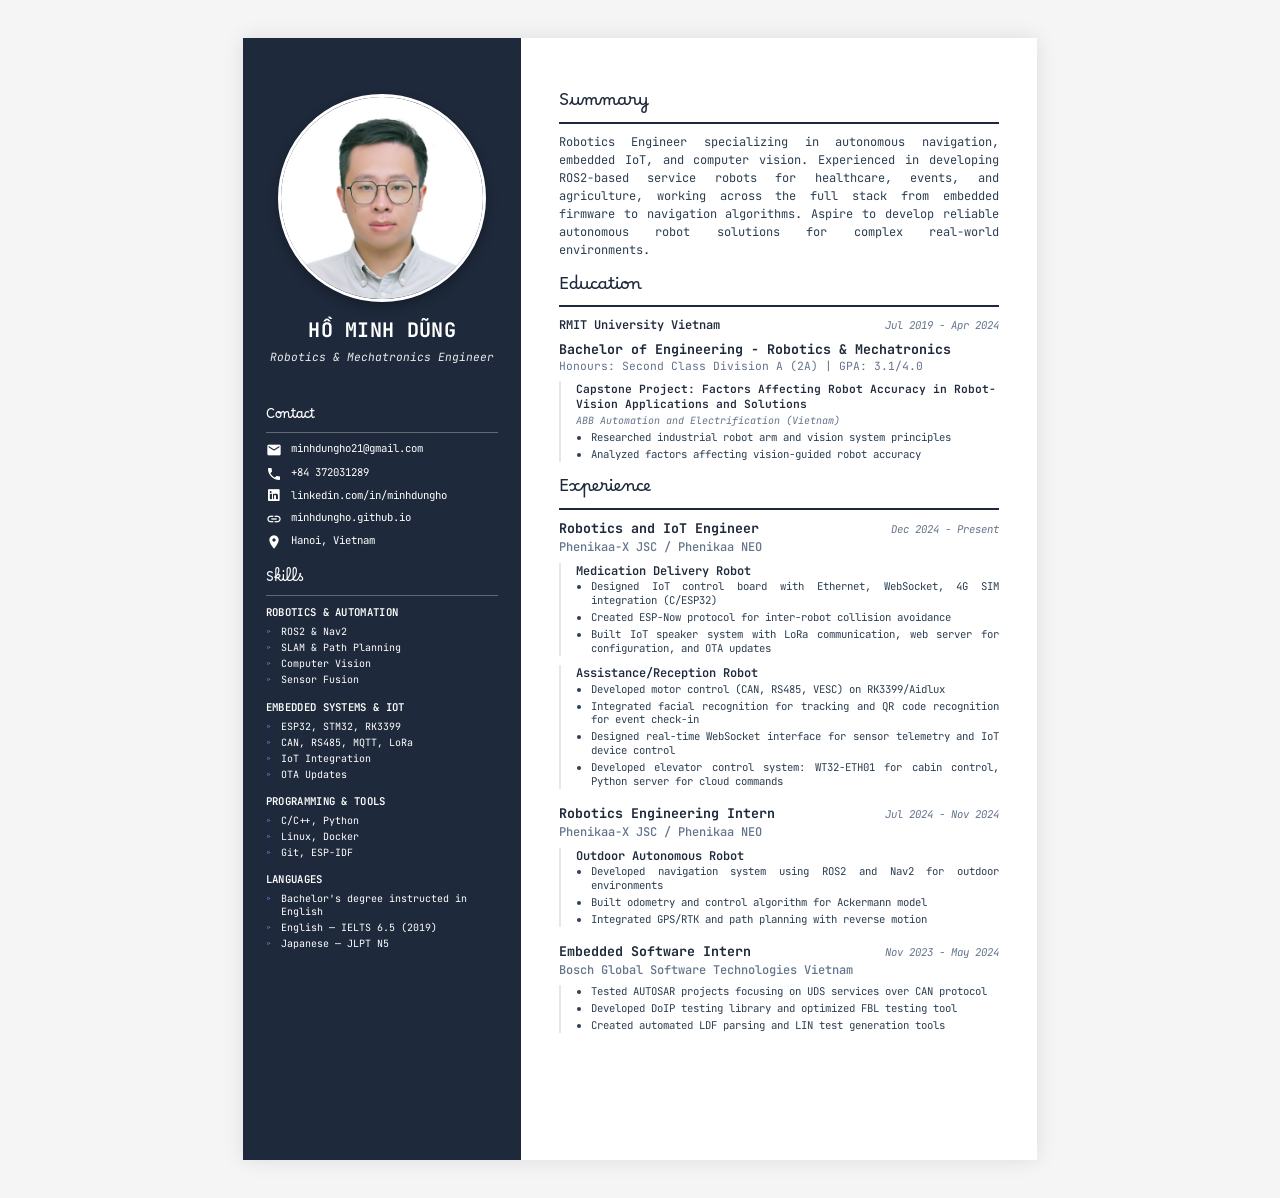
<file: pdf/cv_en.html>
<!DOCTYPE html>
<html lang="en">
<head>
    <meta charset="UTF-8">
    <meta name="viewport" content="width=device-width, initial-scale=1.0">
    <title>Hồ Minh Dũng - CV</title>
    <link rel="preconnect" href="https://fonts.googleapis.com">
    <link rel="preconnect" href="https://fonts.gstatic.com" crossorigin>
    <link href="https://fonts.googleapis.com/css2?family=JetBrains+Mono:wght@400;500;600;700&family=Borel&family=Material+Icons&display=swap" rel="stylesheet">
    <link rel="stylesheet" href="https://cdnjs.cloudflare.com/ajax/libs/font-awesome/6.4.0/css/all.min.css">
    <style>
        @page {
            size: A4;
            margin: 0;
        }

        * {
            margin: 0;
            padding: 0;
            box-sizing: border-box;
        }

        body {
            font-family: 'JetBrains Mono', monospace;
            font-size: 9pt;
            line-height: 1.35;
            color: #2c3e50;
            background: #f5f5f5;
        }

        .page {
            width: 210mm;
            height: 297mm;
            margin: 10mm auto;
            background: white;
            display: grid;
            grid-template-columns: 35% 65%;
            box-shadow: 0 0 20px rgba(0,0,0,0.1);
            overflow: hidden;
        }

        .material-icons {
            font-family: 'Material Icons';
            font-size: 12pt;
        }

        .fab, .fas {
            font-size: 10pt;
        }

        /* ==================== SIDEBAR ==================== */
        .sidebar {
            background: #1e293b;
            color: white;
            padding: 15mm 6mm 10mm 6mm;
        }

        .profile-section {
            text-align: center;
            margin-bottom: 12mm;
        }

        .profile-photo {
            width: 55mm;
            height: 55mm;
            border-radius: 50%;
            overflow: hidden;
            border: 3px solid white;
            margin: 0 auto 4mm auto;
            box-shadow: 0 4px 12px rgba(0,0,0,0.3);
            flex-shrink: 0;
        }

        .profile-photo img {
            width: 100%;
            height: 100%;
            object-fit: cover;
            object-position: center;
        }

        .profile-name {
            font-size: 15pt;
            font-weight: 700;
            margin-bottom: 1.5mm;
            letter-spacing: 0.3px;
        }

        .profile-title {
            font-size: 8.5pt;
            font-weight: 400;
            opacity: 0.9;
            font-style: italic;
            line-height: 1.3;
        }

        .sidebar-section {
            margin-bottom: 6mm;
        }

        .sidebar-section-title {
            font-family: 'Borel', cursive;
            font-size: 10pt;
            font-weight: 400;
            margin-bottom: 2.5mm;
            padding-bottom: 1mm;
            border-bottom: 1px solid rgba(255,255,255,0.3);
        }

        .summary-sidebar {
            font-size: 8pt;
            line-height: 1.4;
            text-align: justify;
        }

        .contact-item {
            display: flex;
            align-items: flex-start;
            gap: 2.5mm;
            margin-bottom: 2mm;
            font-size: 8pt;
            line-height: 1.3;
        }

        .contact-icon {
            flex-shrink: 0;
            width: 12pt;
            display: flex;
            align-items: center;
            justify-content: center;
        }

        .contact-item a {
            color: white;
            text-decoration: none;
            word-break: break-word;
        }

        .contact-item a:hover {
            opacity: 0.8;
        }

        .skill-category {
            margin-bottom: 3.5mm;
        }

        .skill-category-title {
            font-size: 8pt;
            font-weight: 600;
            margin-bottom: 1.5mm;
            text-transform: uppercase;
            letter-spacing: 0.3px;
        }

        .skill-category ul {
            list-style: none;
            padding-left: 0;
        }

        .skill-category li {
            font-size: 7.5pt;
            margin-bottom: 0.8mm;
            padding-left: 4mm;
            position: relative;
            line-height: 1.3;
        }

        .skill-category li::before {
            content: '▹';
            position: absolute;
            left: 0;
            color: #60a5fa;
            font-weight: bold;
        }

        /* ==================== MAIN CONTENT ==================== */
        .main-content {
            padding: 15mm 10mm 10mm 10mm;
            overflow: hidden;
        }

        .main-section {
            margin-bottom: 5mm;
        }

        .section-title {
            font-family: 'Borel', cursive;
            font-size: 13pt;
            color: #1e293b;
            margin-bottom: 2.5mm;
            padding-bottom: 1mm;
            border-bottom: 2px solid #1e293b;
            font-weight: 400;
        }

        .summary-text {
            font-size: 9pt;
            line-height: 1.5;
            text-align: justify;
            color: #2c3e50;
        }

        /* Education */
        .edu-item {
            margin-bottom: 4mm;
        }

        .edu-header {
            display: flex;
            justify-content: space-between;
            align-items: baseline;
            margin-bottom: 1mm;
        }

        .edu-degree {
            font-size: 10pt;
            font-weight: 700;
            color: #1e293b;
        }

        .edu-date {
            font-size: 8pt;
            color: #64748b;
            font-style: italic;
        }

        .edu-school {
            font-size: 9pt;
            font-weight: 600;
            color: #1e293b;
            margin-bottom: 1mm;
        }

        .edu-details {
            font-size: 8.5pt;
            color: #64748b;
            margin-bottom: 1.5mm;
        }

        .capstone-section {
            margin-top: 2mm;
            padding-left: 4mm;
            border-left: 2px solid #e2e8f0;
        }

        .capstone-title {
            font-size: 8.5pt;
            font-weight: 600;
            color: #1e293b;
            margin-bottom: 0.5mm;
        }

        .capstone-org {
            font-size: 7.5pt;
            color: #64748b;
            font-style: italic;
            margin-bottom: 1mm;
        }

        .capstone-section ul {
            margin-left: 4mm;
        }

        .capstone-section li {
            font-size: 8pt;
            margin-bottom: 0.8mm;
            line-height: 1.3;
            text-align: justify;
        }

        /* Experience */
        .exp-item {
            margin-bottom: 4mm;
        }

        .exp-item:last-child {
            margin-bottom: 0;
        }

        .exp-header {
            margin-bottom: 1.5mm;
        }

        .exp-title-row {
            display: flex;
            justify-content: space-between;
            align-items: baseline;
            margin-bottom: 0.5mm;
        }

        .exp-position {
            font-size: 10pt;
            font-weight: 700;
            color: #1e293b;
        }

        .exp-date {
            font-size: 8pt;
            color: #64748b;
            font-style: italic;
        }

        .exp-company {
            font-size: 9pt;
            font-weight: 500;
            color: #64748b;
        }

        .exp-projects {
            margin-top: 2mm;
        }

        .exp-project-item {
            margin-bottom: 2.5mm;
            padding-left: 4mm;
            border-left: 2px solid #e2e8f0;
        }

        .exp-project-title {
            font-size: 9pt;
            font-weight: 600;
            color: #1e293b;
            margin-bottom: 0.4mm;
        }

        .exp-project-subtitle {
            font-size: 7.5pt;
            color: #64748b;
            font-style: italic;
            margin-bottom: 1mm;
        }

        .exp-project-item ul {
            margin-left: 4mm;
            margin-top: 0;
        }

        .exp-project-item li {
            font-size: 8pt;
            margin-bottom: 0.8mm;
            line-height: 1.3;
            text-align: justify;
            word-wrap: break-word;
            overflow-wrap: break-word;
        }

        .exp-regular ul {
            margin-left: 4mm;
            margin-top: 1.5mm;
        }

        .exp-regular li {
            font-size: 8pt;
            margin-bottom: 0.8mm;
            line-height: 1.3;
            text-align: justify;
        }

        /* Print styles */
        @media print {
            body {
                background: white;
            }
            
            .page {
                margin: 0;
                box-shadow: none;
            }
        }
    </style>
</head>
<body>
    <div class="page">
        <!-- SIDEBAR -->
        <div class="sidebar">
            <!-- Profile -->
            <div class="profile-section">
                <div class="profile-photo">
                    <img src="../images/profile.jpg" alt="Profile Photo">
                </div>
                <div class="profile-name">HỒ MINH DŨNG</div>
                <div class="profile-title">Robotics & Mechatronics Engineer</div>
            </div>

            <!-- Contact -->
            <div class="sidebar-section">
                <div class="sidebar-section-title">Contact</div>
                <div class="contact-item">
                    <span class="material-icons contact-icon">email</span>
                    <a href="mailto:minhdungho21@gmail.com">minhdungho21@gmail.com</a>
                </div>
                <div class="contact-item">
                    <span class="material-icons contact-icon">phone</span>
                    <a href="tel:+84372031289">+84 372031289</a>
                </div>
                <div class="contact-item">
                    <i class="fab fa-linkedin contact-icon"></i>
                    <a href="https://www.linkedin.com/in/minhdungho" target="_blank">linkedin.com/in/minhdungho</a>
                </div>
                <div class="contact-item">
                    <span class="material-icons contact-icon">link</span>
                    <a href="https://minhdungho.github.io" target="_blank">minhdungho.github.io</a>
                </div>
                <div class="contact-item">
                    <span class="material-icons contact-icon">location_on</span>
                    <div>Hanoi, Vietnam</div>
                </div>
            </div>

            <!-- Skills -->
            <div class="sidebar-section">
                <div class="sidebar-section-title">Skills</div>
                
                <div class="skill-category">
                    <div class="skill-category-title">Robotics & Automation</div>
                    <ul>
                        <li>ROS2 & Nav2</li>
                        <li>SLAM & Path Planning</li>
                        <li>Computer Vision</li>
                        <li>Sensor Fusion</li>
                    </ul>
                </div>

                <div class="skill-category">
                    <div class="skill-category-title">Embedded Systems & IoT</div>
                    <ul>
                        <li>ESP32, STM32, RK3399</li>
                        <li>CAN, RS485, MQTT, LoRa</li>
                        <li>IoT Integration</li>
                        <li>OTA Updates</li>
                    </ul>
                </div>

                <div class="skill-category">
                    <div class="skill-category-title">Programming & Tools</div>
                    <ul>
                        <li>C/C++, Python</li>
                        <li>Linux, Docker</li>
                        <li>Git, ESP-IDF</li>
                    </ul>
                </div>

                <div class="skill-category">
                    <div class="skill-category-title">Languages</div>
                    <ul>
                        <li>Bachelor's degree instructed in English</li>
                        <li>English — IELTS 6.5 (2019)</li>
                        <li>Japanese — JLPT N5</li>
                    </ul>
                </div>
            </div>
        </div>

        <!-- MAIN CONTENT -->
        <div class="main-content">
            <!-- Summary -->
            <div class="main-section">
                <div class="section-title">Summary</div>
                <p class="summary-text">Robotics Engineer specializing in autonomous navigation, embedded IoT, and computer vision. Experienced in developing ROS2-based service robots for healthcare, events, and agriculture, working across the full stack from embedded firmware to navigation algorithms. Aspire to develop reliable autonomous robot solutions for complex real-world environments.</p>
            </div>

            <!-- Education -->
            <div class="main-section">
                <div class="section-title">Education</div>
                
                <div class="edu-item">
                    <div class="edu-header">
                        <div class="edu-school">RMIT University Vietnam</div>
                        <div class="edu-date">Jul 2019 - Apr 2024</div>
                    </div>
                    <div class="edu-degree">Bachelor of Engineering - Robotics & Mechatronics</div>
                    <div class="edu-details">Honours: Second Class Division A (2A) | GPA: 3.1/4.0</div>
                    
                    <div class="capstone-section">
                        <div class="capstone-title">Capstone Project: Factors Affecting Robot Accuracy in Robot-Vision Applications and Solutions</div>
                        <div class="capstone-org">ABB Automation and Electrification (Vietnam)</div>
                        <ul>
                            <li>Researched industrial robot arm and vision system principles</li>
                            <li>Analyzed factors affecting vision-guided robot accuracy</li>
                        </ul>
                    </div>
                </div>
            </div>

            <!-- Experience -->
            <div class="main-section">
                <div class="section-title">Experience</div>
                
                <!-- Phenikaa Full-time -->
                <div class="exp-item">
                    <div class="exp-header">
                        <div class="exp-title-row">
                            <div class="exp-position">Robotics and IoT Engineer</div>
                            <div class="exp-date">Dec 2024 - Present</div>
                        </div>
                        <div class="exp-company">Phenikaa-X JSC / Phenikaa NEO</div>
                    </div>
                    
                    <div class="exp-projects">
                        <div class="exp-project-item">
                            <div class="exp-project-title">Medication Delivery Robot</div>
                            <ul>
                                <li>Designed IoT control board with Ethernet, WebSocket, 4G SIM integration (C/ESP32)</li>
                                <li>Created ESP-Now protocol for inter-robot collision avoidance</li>
                                <li>Built IoT speaker system with LoRa communication, web server for configuration, and OTA updates</li>
                            </ul>
                        </div>

                        <div class="exp-project-item">
                            <div class="exp-project-title">Assistance/Reception Robot</div>
                            <ul>
                                <li>Developed motor control (CAN, RS485, VESC) on RK3399/Aidlux</li>
                                <li>Integrated facial recognition for tracking and QR code recognition for event check-in</li>
                                <li>Designed real-time WebSocket interface for sensor telemetry and IoT device control</li>
                                <li>Developed elevator control system: WT32-ETH01 for cabin control, Python server for cloud commands</li>
                            </ul>
                        </div>
                    </div>
                </div>

                <!-- Phenikaa Intern -->
                <div class="exp-item">
                    <div class="exp-header">
                        <div class="exp-title-row">
                            <div class="exp-position">Robotics Engineering Intern</div>
                            <div class="exp-date">Jul 2024 - Nov 2024</div>
                        </div>
                        <div class="exp-company">Phenikaa-X JSC / Phenikaa NEO</div>
                    </div>
                    
                    <div class="exp-projects">
                        <div class="exp-project-item">
                            <div class="exp-project-title">Outdoor Autonomous Robot</div>
                            <ul>
                                <li>Developed navigation system using ROS2 and Nav2 for outdoor environments</li>
                                <li>Built odometry and control algorithm for Ackermann model</li>
                                <li>Integrated GPS/RTK and path planning with reverse motion</li>
                            </ul>
                        </div>
                    </div>
                </div>

                <!-- Bosch -->
                <div class="exp-item">
                    <div class="exp-header">
                        <div class="exp-title-row">
                            <div class="exp-position">Embedded Software Intern</div>
                            <div class="exp-date">Nov 2023 - May 2024</div>
                        </div>
                        <div class="exp-company">Bosch Global Software Technologies Vietnam</div>
                    </div>
                    
                    <div class="exp-projects">
                        <div class="exp-project-item">
                            <ul>
                                <li>Tested AUTOSAR projects focusing on UDS services over CAN protocol</li>
                                <li>Developed DoIP testing library and optimized FBL testing tool</li>
                                <li>Created automated LDF parsing and LIN test generation tools</li>
                            </ul>
                        </div>
                    </div>
                </div>
            </div>
        </div>
    </div>
</body>
</html>
</file>
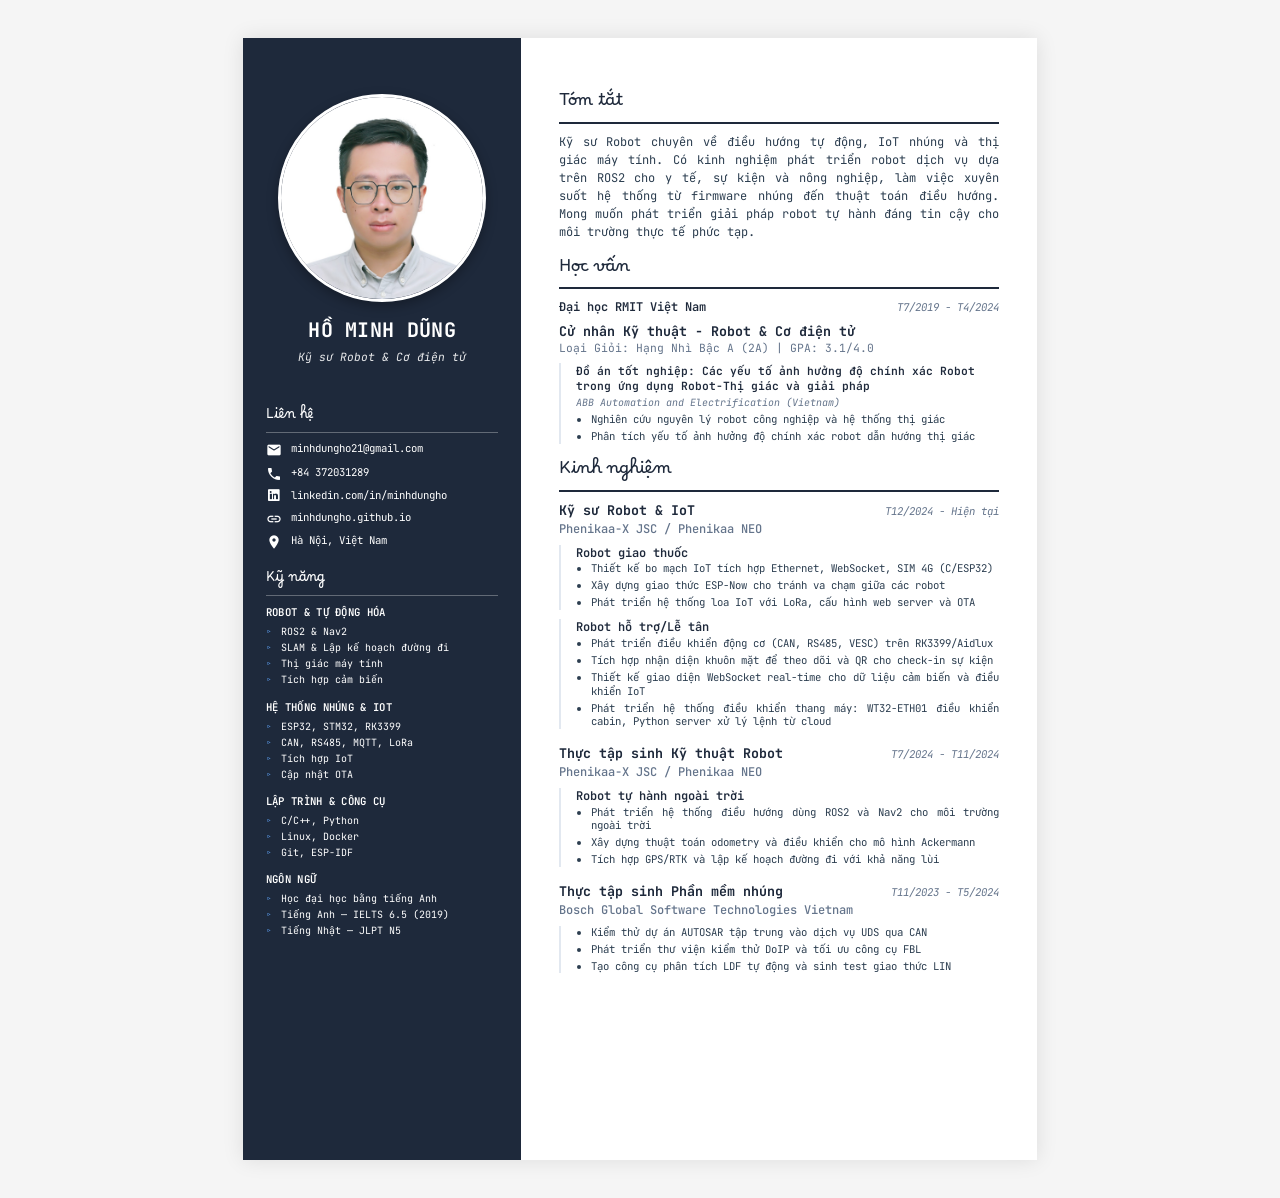
<file: pdf/cv_vi.html>
<!DOCTYPE html>
<html lang="vi">
<head>
    <meta charset="UTF-8">
    <meta name="viewport" content="width=device-width, initial-scale=1.0">
    <title>Hồ Minh Dũng - CV</title>
    <link rel="preconnect" href="https://fonts.googleapis.com">
    <link rel="preconnect" href="https://fonts.gstatic.com" crossorigin>
    <link href="https://fonts.googleapis.com/css2?family=JetBrains+Mono:wght@400;500;600;700&family=Borel&family=Material+Icons&display=swap" rel="stylesheet">
    <link rel="stylesheet" href="https://cdnjs.cloudflare.com/ajax/libs/font-awesome/6.4.0/css/all.min.css">
    <style>
        @page {
            size: A4;
            margin: 0;
        }

        * {
            margin: 0;
            padding: 0;
            box-sizing: border-box;
        }

        body {
            font-family: 'JetBrains Mono', monospace;
            font-size: 9pt;
            line-height: 1.35;
            color: #2c3e50;
            background: #f5f5f5;
        }

        .page {
            width: 210mm;
            height: 297mm;
            margin: 10mm auto;
            background: white;
            display: grid;
            grid-template-columns: 35% 65%;
            box-shadow: 0 0 20px rgba(0,0,0,0.1);
            overflow: hidden;
        }

        .material-icons {
            font-family: 'Material Icons';
            font-size: 12pt;
        }

        .fab, .fas {
            font-size: 10pt;
        }

        /* ==================== SIDEBAR ==================== */
        .sidebar {
            background: #1e293b;
            color: white;
            padding: 15mm 6mm 10mm 6mm;
        }

        .profile-section {
            text-align: center;
            margin-bottom: 12mm;
        }

        .profile-photo {
            width: 55mm;
            height: 55mm;
            border-radius: 50%;
            overflow: hidden;
            border: 3px solid white;
            margin: 0 auto 4mm auto;
            box-shadow: 0 4px 12px rgba(0,0,0,0.3);
            flex-shrink: 0;
        }

        .profile-photo img {
            width: 100%;
            height: 100%;
            object-fit: cover;
            object-position: center;
        }

        .profile-name {
            font-size: 15pt;
            font-weight: 700;
            margin-bottom: 1.5mm;
            letter-spacing: 0.3px;
        }

        .profile-title {
            font-size: 8.5pt;
            font-weight: 400;
            opacity: 0.9;
            font-style: italic;
            line-height: 1.3;
        }

        .sidebar-section {
            margin-bottom: 6mm;
        }

        .sidebar-section-title {
            font-family: 'Borel', cursive;
            font-size: 10pt;
            font-weight: 400;
            margin-bottom: 2.5mm;
            padding-bottom: 1mm;
            border-bottom: 1px solid rgba(255,255,255,0.3);
        }

        .summary-sidebar {
            font-size: 8pt;
            line-height: 1.4;
            text-align: justify;
        }

        .contact-item {
            display: flex;
            align-items: flex-start;
            gap: 2.5mm;
            margin-bottom: 2mm;
            font-size: 8pt;
            line-height: 1.3;
        }

        .contact-icon {
            flex-shrink: 0;
            width: 12pt;
            display: flex;
            align-items: center;
            justify-content: center;
        }

        .contact-item a {
            color: white;
            text-decoration: none;
            word-break: break-word;
        }

        .contact-item a:hover {
            opacity: 0.8;
        }

        .skill-category {
            margin-bottom: 3.5mm;
        }

        .skill-category-title {
            font-size: 8pt;
            font-weight: 600;
            margin-bottom: 1.5mm;
            text-transform: uppercase;
            letter-spacing: 0.3px;
        }

        .skill-category ul {
            list-style: none;
            padding-left: 0;
        }

        .skill-category li {
            font-size: 7.5pt;
            margin-bottom: 0.8mm;
            padding-left: 4mm;
            position: relative;
            line-height: 1.3;
        }

        .skill-category li::before {
            content: '▹';
            position: absolute;
            left: 0;
            color: #60a5fa;
            font-weight: bold;
        }

        /* ==================== MAIN CONTENT ==================== */
        .main-content {
            padding: 15mm 10mm 10mm 10mm;
            overflow: hidden;
        }

        .main-section {
            margin-bottom: 5mm;
        }

        .section-title {
            font-family: 'Borel', cursive;
            font-size: 13pt;
            color: #1e293b;
            margin-bottom: 2.5mm;
            padding-bottom: 1mm;
            border-bottom: 2px solid #1e293b;
            font-weight: 400;
        }

        .summary-text {
            font-size: 9pt;
            line-height: 1.5;
            text-align: justify;
            color: #2c3e50;
        }

        /* Education */
        .edu-item {
            margin-bottom: 4mm;
        }

        .edu-header {
            display: flex;
            justify-content: space-between;
            align-items: baseline;
            margin-bottom: 1mm;
        }

        .edu-degree {
            font-size: 10pt;
            font-weight: 700;
            color: #1e293b;
        }

        .edu-date {
            font-size: 8pt;
            color: #64748b;
            font-style: italic;
        }

        .edu-school {
            font-size: 9pt;
            font-weight: 600;
            color: #1e293b;
            margin-bottom: 1mm;
        }

        .edu-details {
            font-size: 8.5pt;
            color: #64748b;
            margin-bottom: 1.5mm;
        }

        .capstone-section {
            margin-top: 2mm;
            padding-left: 4mm;
            border-left: 2px solid #e2e8f0;
        }

        .capstone-title {
            font-size: 8.5pt;
            font-weight: 600;
            color: #1e293b;
            margin-bottom: 0.5mm;
        }

        .capstone-org {
            font-size: 7.5pt;
            color: #64748b;
            font-style: italic;
            margin-bottom: 1mm;
        }

        .capstone-section ul {
            margin-left: 4mm;
        }

        .capstone-section li {
            font-size: 8pt;
            margin-bottom: 0.8mm;
            line-height: 1.3;
            text-align: justify;
        }

        /* Experience */
        .exp-item {
            margin-bottom: 4mm;
        }

        .exp-item:last-child {
            margin-bottom: 0;
        }

        .exp-header {
            margin-bottom: 1.5mm;
        }

        .exp-title-row {
            display: flex;
            justify-content: space-between;
            align-items: baseline;
            margin-bottom: 0.5mm;
        }

        .exp-position {
            font-size: 10pt;
            font-weight: 700;
            color: #1e293b;
        }

        .exp-date {
            font-size: 8pt;
            color: #64748b;
            font-style: italic;
        }

        .exp-company {
            font-size: 9pt;
            font-weight: 500;
            color: #64748b;
        }

        .exp-projects {
            margin-top: 2mm;
        }

        .exp-project-item {
            margin-bottom: 2.5mm;
            padding-left: 4mm;
            border-left: 2px solid #e2e8f0;
        }

        .exp-project-title {
            font-size: 9pt;
            font-weight: 600;
            color: #1e293b;
            margin-bottom: 0.4mm;
        }

        .exp-project-subtitle {
            font-size: 7.5pt;
            color: #64748b;
            font-style: italic;
            margin-bottom: 1mm;
        }

        .exp-project-item ul {
            margin-left: 4mm;
            margin-top: 0;
        }

        .exp-project-item li {
            font-size: 8pt;
            margin-bottom: 0.8mm;
            line-height: 1.3;
            text-align: justify;
            word-wrap: break-word;
            overflow-wrap: break-word;
        }

        .exp-regular ul {
            margin-left: 4mm;
            margin-top: 1.5mm;
        }

        .exp-regular li {
            font-size: 8pt;
            margin-bottom: 0.8mm;
            line-height: 1.3;
            text-align: justify;
        }

        /* Print styles */
        @media print {
            body {
                background: white;
            }
            
            .page {
                margin: 0;
                box-shadow: none;
            }
        }
    </style>
</head>
<body>
    <div class="page">
        <!-- SIDEBAR -->
        <div class="sidebar">
            <!-- Profile -->
            <div class="profile-section">
                <div class="profile-photo">
                    <img src="../images/profile.jpg" alt="Ảnh hồ sơ">
                </div>
                <div class="profile-name">HỒ MINH DŨNG</div>
                <div class="profile-title">Kỹ sư Robot & Cơ điện tử</div>
            </div>

            <!-- Contact -->
            <div class="sidebar-section">
                <div class="sidebar-section-title">Liên hệ</div>
                <div class="contact-item">
                    <span class="material-icons contact-icon">email</span>
                    <a href="mailto:minhdungho21@gmail.com">minhdungho21@gmail.com</a>
                </div>
                <div class="contact-item">
                    <span class="material-icons contact-icon">phone</span>
                    <a href="tel:+84372031289">+84 372031289</a>
                </div>
                <div class="contact-item">
                    <i class="fab fa-linkedin contact-icon"></i>
                    <a href="https://www.linkedin.com/in/minhdungho" target="_blank">linkedin.com/in/minhdungho</a>
                </div>
                <div class="contact-item">
                    <span class="material-icons contact-icon">link</span>
                    <a href="https://minhdungho.github.io" target="_blank">minhdungho.github.io</a>
                </div>
                <div class="contact-item">
                    <span class="material-icons contact-icon">location_on</span>
                    <div>Hà Nội, Việt Nam</div>
                </div>
            </div>

            <!-- Skills -->
            <div class="sidebar-section">
                <div class="sidebar-section-title">Kỹ năng</div>
                
                <div class="skill-category">
                    <div class="skill-category-title">Robot & Tự động hóa</div>
                    <ul>
                        <li>ROS2 & Nav2</li>
                        <li>SLAM & Lập kế hoạch đường đi</li>
                        <li>Thị giác máy tính</li>
                        <li>Tích hợp cảm biến</li>
                    </ul>
                </div>

                <div class="skill-category">
                    <div class="skill-category-title">Hệ thống nhúng & IoT</div>
                    <ul>
                        <li>ESP32, STM32, RK3399</li>
                        <li>CAN, RS485, MQTT, LoRa</li>
                        <li>Tích hợp IoT</li>
                        <li>Cập nhật OTA</li>
                    </ul>
                </div>

                <div class="skill-category">
                    <div class="skill-category-title">Lập trình & Công cụ</div>
                    <ul>
                        <li>C/C++, Python</li>
                        <li>Linux, Docker</li>
                        <li>Git, ESP-IDF</li>
                    </ul>
                </div>

                <div class="skill-category">
                    <div class="skill-category-title">Ngôn ngữ</div>
                    <ul>
                        <li>Học đại học bằng tiếng Anh</li>
                        <li>Tiếng Anh — IELTS 6.5 (2019)</li>
                        <li>Tiếng Nhật — JLPT N5</li>
                    </ul>
                </div>
            </div>
        </div>

        <!-- MAIN CONTENT -->
        <div class="main-content">
            <!-- Summary -->
            <div class="main-section">
                <div class="section-title">Tóm tắt</div>
                <p class="summary-text">Kỹ sư Robot chuyên về điều hướng tự động, IoT nhúng và thị giác máy tính. Có kinh nghiệm phát triển robot dịch vụ dựa trên ROS2 cho y tế, sự kiện và nông nghiệp, làm việc xuyên suốt hệ thống từ firmware nhúng đến thuật toán điều hướng. Mong muốn phát triển giải pháp robot tự hành đáng tin cậy cho môi trường thực tế phức tạp.</p>
            </div>

            <!-- Education -->
            <div class="main-section">
                <div class="section-title">Học vấn</div>
                
                <div class="edu-item">
                    <div class="edu-header">
                        <div class="edu-school">Đại học RMIT Việt Nam</div>
                        <div class="edu-date">T7/2019 - T4/2024</div>
                    </div>
                    <div class="edu-degree">Cử nhân Kỹ thuật - Robot & Cơ điện tử</div>
                    <div class="edu-details">Loại Giỏi: Hạng Nhì Bậc A (2A) | GPA: 3.1/4.0</div>
                    
                    <div class="capstone-section">
                        <div class="capstone-title">Đồ án tốt nghiệp: Các yếu tố ảnh hưởng độ chính xác Robot trong ứng dụng Robot-Thị giác và giải pháp</div>
                        <div class="capstone-org">ABB Automation and Electrification (Vietnam)</div>
                        <ul>
                            <li>Nghiên cứu nguyên lý robot công nghiệp và hệ thống thị giác</li>
                            <li>Phân tích yếu tố ảnh hưởng độ chính xác robot dẫn hướng thị giác</li>
                        </ul>
                    </div>
                </div>
            </div>

            <!-- Experience -->
            <div class="main-section">
                <div class="section-title">Kinh nghiệm</div>
                
                <!-- Phenikaa Full-time -->
                <div class="exp-item">
                    <div class="exp-header">
                        <div class="exp-title-row">
                            <div class="exp-position">Kỹ sư Robot & IoT</div>
                            <div class="exp-date">T12/2024 - Hiện tại</div>
                        </div>
                        <div class="exp-company">Phenikaa-X JSC / Phenikaa NEO</div>
                    </div>
                    
                    <div class="exp-projects">
                        <div class="exp-project-item">
                            <div class="exp-project-title">Robot giao thuốc</div>
                            <ul>
                                <li>Thiết kế bo mạch IoT tích hợp Ethernet, WebSocket, SIM 4G (C/ESP32)</li>
                                <li>Xây dựng giao thức ESP-Now cho tránh va chạm giữa các robot</li>
                                <li>Phát triển hệ thống loa IoT với LoRa, cấu hình web server và OTA</li>
                            </ul>
                        </div>

                        <div class="exp-project-item">
                            <div class="exp-project-title">Robot hỗ trợ/Lễ tân</div>
                            <ul>
                                <li>Phát triển điều khiển động cơ (CAN, RS485, VESC) trên RK3399/Aidlux</li>
                                <li>Tích hợp nhận diện khuôn mặt để theo dõi và QR cho check-in sự kiện</li>
                                <li>Thiết kế giao diện WebSocket real-time cho dữ liệu cảm biến và điều khiển IoT</li>
                                <li>Phát triển hệ thống điều khiển thang máy: WT32-ETH01 điều khiển cabin, Python server xử lý lệnh từ cloud</li>
                            </ul>
                        </div>
                    </div>
                </div>

                <!-- Phenikaa Intern -->
                <div class="exp-item">
                    <div class="exp-header">
                        <div class="exp-title-row">
                            <div class="exp-position">Thực tập sinh Kỹ thuật Robot</div>
                            <div class="exp-date">T7/2024 - T11/2024</div>
                        </div>
                        <div class="exp-company">Phenikaa-X JSC / Phenikaa NEO</div>
                    </div>
                    
                    <div class="exp-projects">
                        <div class="exp-project-item">
                            <div class="exp-project-title">Robot tự hành ngoài trời</div>
                            <ul>
                                <li>Phát triển hệ thống điều hướng dùng ROS2 và Nav2 cho môi trường ngoài trời</li>
                                <li>Xây dựng thuật toán odometry và điều khiển cho mô hình Ackermann</li>
                                <li>Tích hợp GPS/RTK và lập kế hoạch đường đi với khả năng lùi</li>
                            </ul>
                        </div>
                    </div>
                </div>

                <!-- Bosch -->
                <div class="exp-item">
                    <div class="exp-header">
                        <div class="exp-title-row">
                            <div class="exp-position">Thực tập sinh Phần mềm nhúng</div>
                            <div class="exp-date">T11/2023 - T5/2024</div>
                        </div>
                        <div class="exp-company">Bosch Global Software Technologies Vietnam</div>
                    </div>
                    
                    <div class="exp-projects">
                        <div class="exp-project-item">
                            <ul>
                                <li>Kiểm thử dự án AUTOSAR tập trung vào dịch vụ UDS qua CAN</li>
                                <li>Phát triển thư viện kiểm thử DoIP và tối ưu công cụ FBL</li>
                                <li>Tạo công cụ phân tích LDF tự động và sinh test giao thức LIN</li>
                            </ul>
                        </div>
                    </div>
                </div>
            </div>
        </div>
    </div>
</body>
</html>
</file>
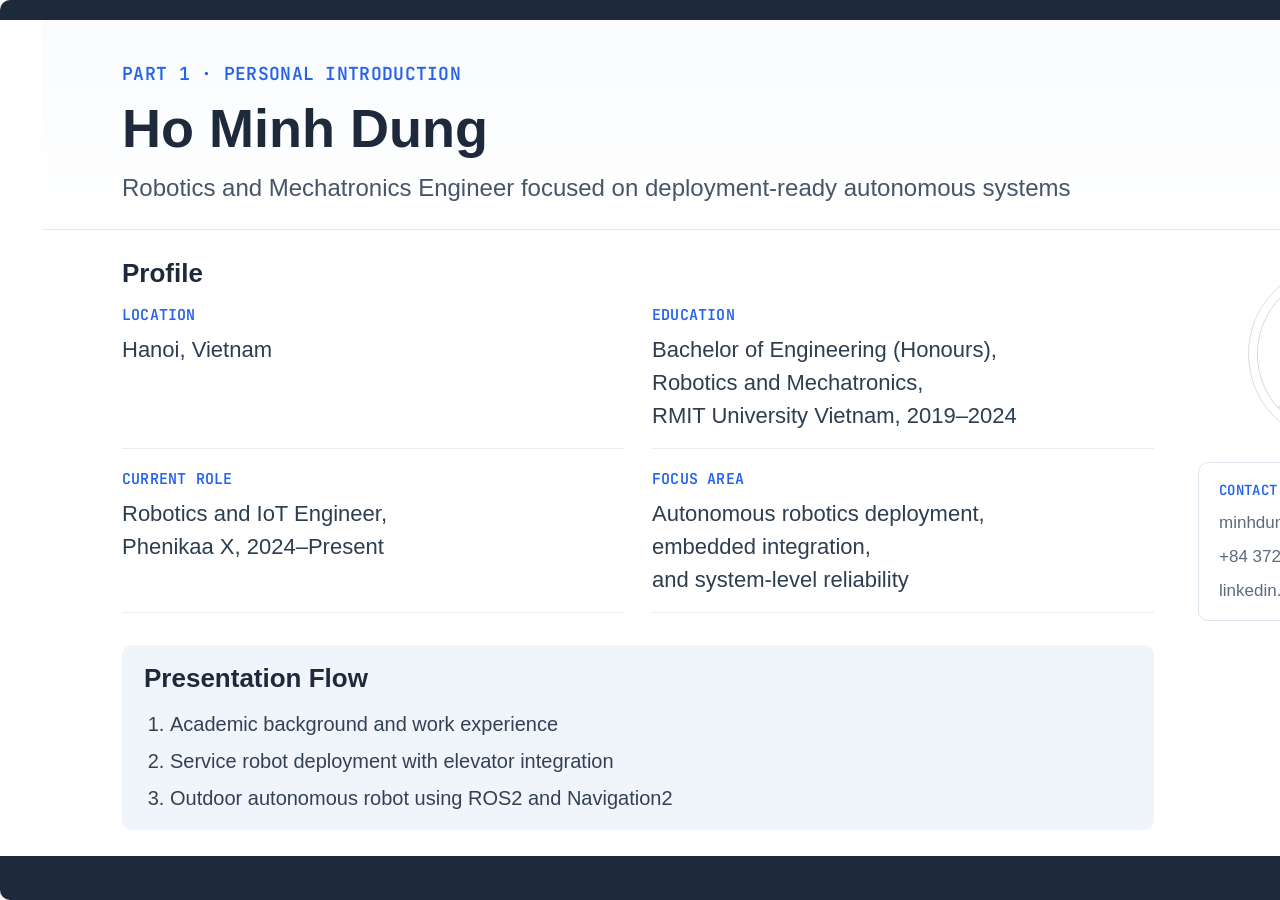
<file: slide/slide_1.html>
<!DOCTYPE html>
<html lang="en">
<head>
	<meta charset="UTF-8">
	<meta name="viewport" content="width=device-width, initial-scale=1.0">
	<title>Slide 1 - Introduction</title>
	<link rel="preconnect" href="https://fonts.googleapis.com">
	<link rel="preconnect" href="https://fonts.gstatic.com" crossorigin>
	<link href="https://fonts.googleapis.com/css2?family=JetBrains+Mono:wght@400;500;600&display=swap" rel="stylesheet">
	<link rel="stylesheet" href="slide_style.css">
</head>
<body>
	<main class="deck">
		<section class="slide slide-intro">
			<div class="slide-frame">
				<header class="slide-header">
					<p class="section">Part 1 · Personal Introduction</p>
					<h1>Ho Minh Dung</h1>
					<p class="header-subtitle">Robotics and Mechatronics Engineer focused on deployment-ready autonomous systems</p>
				</header>

				<div class="slide-body">
					<div class="intro-main">
						<section class="content-section">
							<h2>Profile</h2>
							<div class="info-grid">
								<div class="info-item">
									<p class="label">Location</p>
									<p class="value">Hanoi, Vietnam</p>
								</div>
								<div class="info-item">
									<p class="label">Education</p>
									<p class="value">Bachelor of Engineering (Honours),<br>Robotics and Mechatronics,<br>RMIT University Vietnam, 2019–2024</p>
								</div>
								<div class="info-item">
									<p class="label">Current Role</p>
									<p class="value">Robotics and IoT Engineer,<br>Phenikaa X, 2024–Present</p>
								</div>
								<div class="info-item">
									<p class="label">Focus Area</p>
									<p class="value">Autonomous robotics deployment,<br>embedded integration,<br>and system-level reliability</p>
								</div>
							</div>
						</section>

						<section class="content-section scope-section">
							<h2>Presentation Flow</h2>
							<ol class="scope-list">
								<li>Academic background and work experience</li>
								<li>Service robot deployment with elevator integration</li>
								<li>Outdoor autonomous robot using ROS2 and Navigation2</li>
							</ol>
						</section>
					</div>

					<aside class="intro-side">
						<div class="portrait-wrap">
							<img src="../images/profile.jpg" alt="Portrait of Ho Minh Dung">
						</div>
						<div class="contact-panel">
							<p class="contact-label">Contact</p>
							<p class="contact">minhdungho21@gmail.com</p>
							<p class="contact">+84 372 031 289</p>
							<p class="contact">linkedin.com/in/minhdungho</p>
						</div>
					</aside>
				</div>

				<footer class="slide-footer">
					<p class="page-number">01 / 07</p>
				</footer>
			</div>
		</section>
	</main>
</body>
</html>
</file>
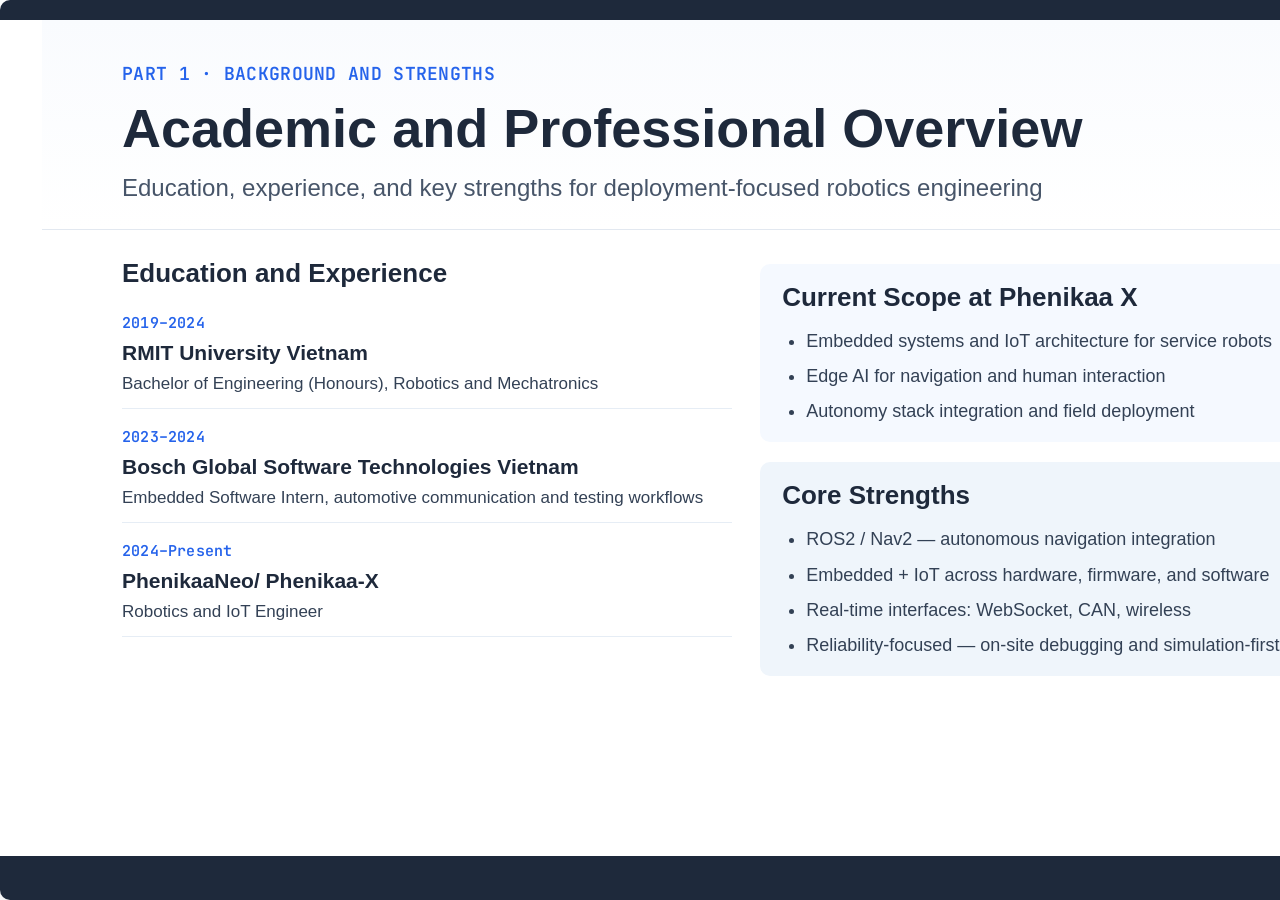
<file: slide/slide_2.html>
<!DOCTYPE html>
<html lang="en">
<head>
	<meta charset="UTF-8">
	<meta name="viewport" content="width=device-width, initial-scale=1.0">
	<title>Slide 2 - Background and Experience</title>
	<link rel="preconnect" href="https://fonts.googleapis.com">
	<link rel="preconnect" href="https://fonts.gstatic.com" crossorigin>
	<link href="https://fonts.googleapis.com/css2?family=JetBrains+Mono:wght@400;500;600&display=swap" rel="stylesheet">
	<link rel="stylesheet" href="slide_style.css">
</head>
<body>
	<main class="deck">
		<section class="slide slide-intro slide-background">
			<div class="slide-frame">
				<header class="slide-header">
					<p class="section">Part 1 · Background and Strengths</p>
					<h1>Academic and Professional Overview</h1>
					<p class="header-subtitle">Education, experience, and key strengths for deployment-focused robotics engineering</p>
				</header>

				<div class="slide-body bg-body">
					<div class="bg-left">
						<section class="content-section">
							<h2>Education and Experience</h2>
							<div class="timeline-list">
								<article class="timeline-row">
									<p class="timeline-period">2019–2024</p>
									<div class="timeline-detail">
										<h3>RMIT University Vietnam</h3>
										<p>Bachelor of Engineering (Honours), Robotics and Mechatronics</p>
									</div>
								</article>
								<article class="timeline-row">
									<p class="timeline-period">2023–2024</p>
									<div class="timeline-detail">
										<h3>Bosch Global Software Technologies Vietnam</h3>
										<p>Embedded Software Intern, automotive communication and testing workflows</p>
									</div>
								</article>
								<article class="timeline-row">
									<p class="timeline-period">2024–Present</p>
									<div class="timeline-detail">
										<h3>PhenikaaNeo/ Phenikaa-X</h3>
										<p>Robotics and IoT Engineer</p>
									</div>
								</article>
							</div>
						</section>
					</div>

					<div class="bg-right">
						<section class="content-section scope-section responsibility-section">
							<h2>Current Scope at Phenikaa X</h2>
							<ul class="strength-list">
							<li>Embedded systems and IoT architecture for service robots</li>
							<li>Edge AI for navigation and human interaction</li>
							<li>Autonomy stack integration and field deployment</li>
							</ul>
						</section>

						<section class="content-section scope-section">
							<h2>Core Strengths</h2>
							<ul class="strength-list">
							<li>ROS2 / Nav2 — autonomous navigation integration</li>
							<li>Embedded + IoT across hardware, firmware, and software</li>
							<li>Real-time interfaces: WebSocket, CAN, wireless</li>
							<li>Reliability-focused — on-site debugging and simulation-first testing</li>
							</ul>
						</section>
					</div>
				</div>

				<footer class="slide-footer">
					<p class="page-number">02 / 07</p>
				</footer>
			</div>
		</section>
	</main>
</body>
</html>
</file>
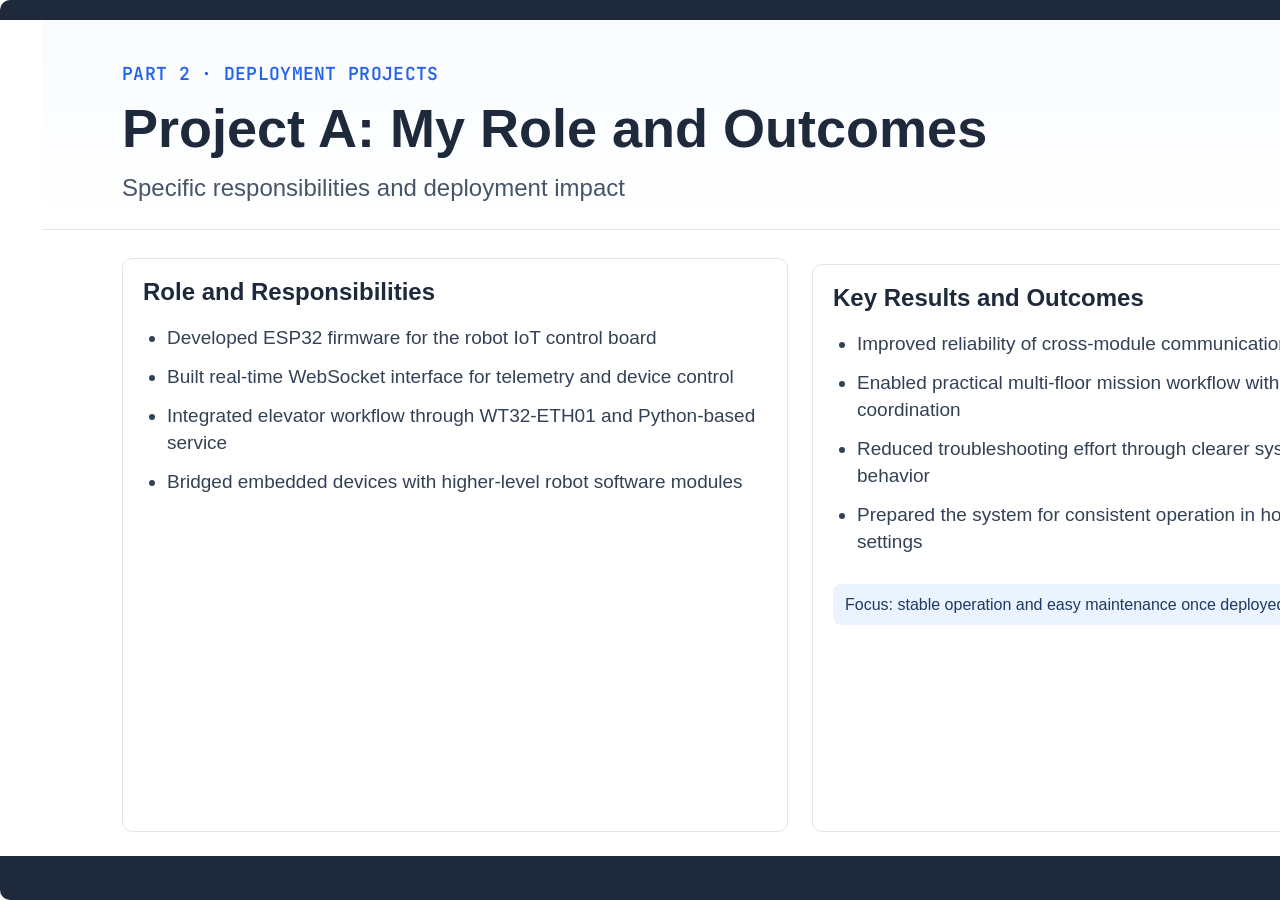
<file: slide/slide_4.html>
<!DOCTYPE html>
<html lang="en">
<head>
	<meta charset="UTF-8">
	<meta name="viewport" content="width=device-width, initial-scale=1.0">
	<title>Slide 4 - Project A Role and Outcomes</title>
	<link rel="preconnect" href="https://fonts.googleapis.com">
	<link rel="preconnect" href="https://fonts.gstatic.com" crossorigin>
	<link href="https://fonts.googleapis.com/css2?family=JetBrains+Mono:wght@400;500;600&display=swap" rel="stylesheet">
	<link rel="stylesheet" href="slide_style.css">
</head>
<body>
	<main class="deck">
		<section class="slide slide-intro slide-project">
			<div class="slide-frame">
				<header class="slide-header">
					<p class="section">Part 2 · Deployment Projects</p>
					<h1>Project A: My Role and Outcomes</h1>
					<p class="header-subtitle">Specific responsibilities and deployment impact</p>
				</header>

				<div class="slide-body project-role-body">
					<section class="content-section project-panel role-panel">
						<h2>Role and Responsibilities</h2>
						<ul class="project-list">
							<li>Developed ESP32 firmware for the robot IoT control board</li>
							<li>Built real-time WebSocket interface for telemetry and device control</li>
							<li>Integrated elevator workflow through WT32-ETH01 and Python-based service</li>
							<li>Bridged embedded devices with higher-level robot software modules</li>
						</ul>
					</section>

					<section class="content-section scope-section project-panel impact-panel">
						<h2>Key Results and Outcomes</h2>
						<ul class="project-list">
							<li>Improved reliability of cross-module communication during operation</li>
							<li>Enabled practical multi-floor mission workflow with elevator coordination</li>
							<li>Reduced troubleshooting effort through clearer system interface behavior</li>
							<li>Prepared the system for consistent operation in hospital and event settings</li>
						</ul>
						<div class="result-note">Focus: stable operation and easy maintenance once deployed.</div>
					</section>
				</div>

				<footer class="slide-footer">
					<p class="page-number">04 / 07</p>
				</footer>
			</div>
		</section>
	</main>
</body>
</html>
</file>
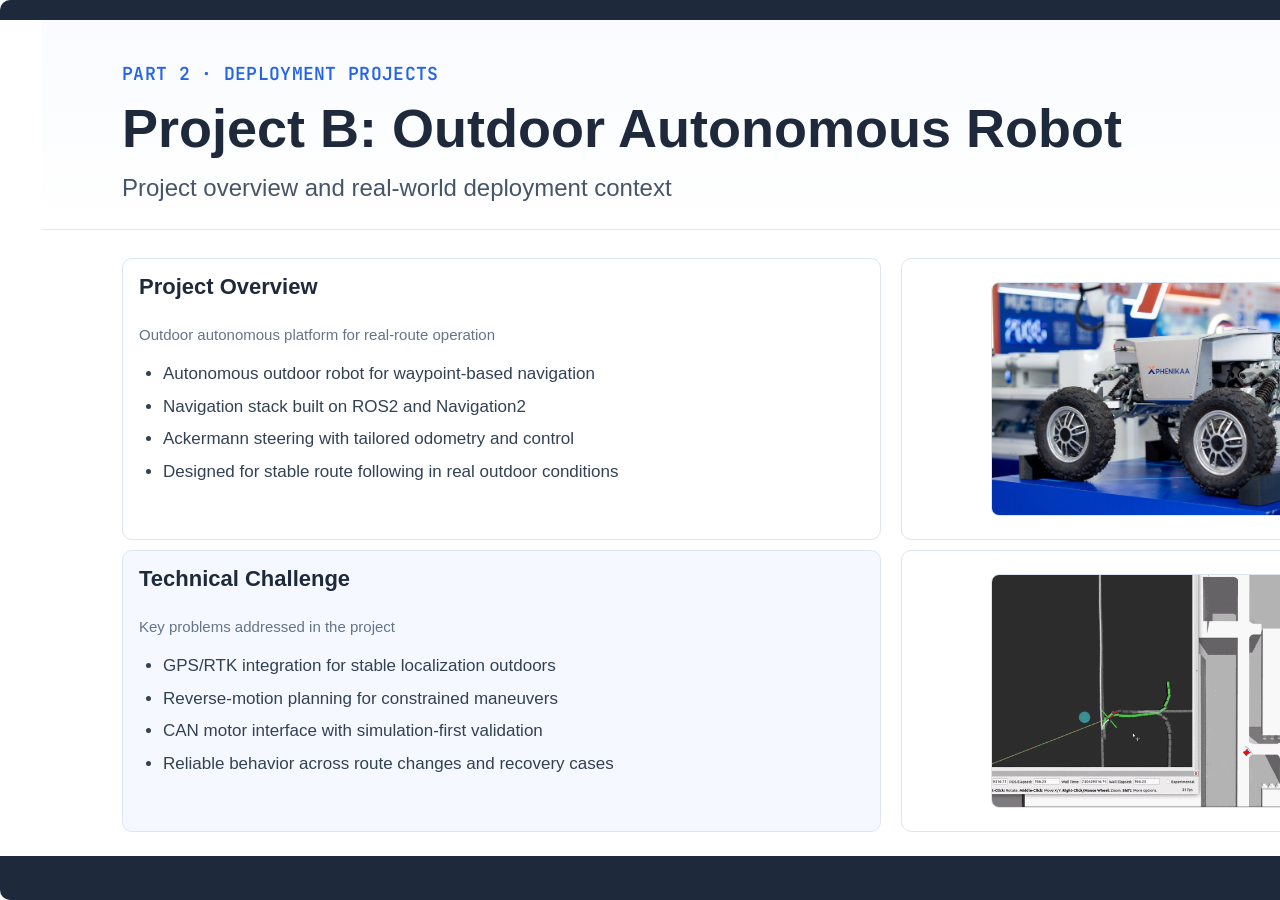
<file: slide/slide_5.html>
<!DOCTYPE html>
<html lang="en">
<head>
	<meta charset="UTF-8">
	<meta name="viewport" content="width=device-width, initial-scale=1.0">
	<title>Slide 5 - Project B Overview</title>
	<link rel="preconnect" href="https://fonts.googleapis.com">
	<link rel="preconnect" href="https://fonts.gstatic.com" crossorigin>
	<link href="https://fonts.googleapis.com/css2?family=JetBrains+Mono:wght@400;500;600&display=swap" rel="stylesheet">
	<link rel="stylesheet" href="slide_style.css">
</head>
<body>
	<main class="deck">
		<section class="slide slide-intro slide-project compact-project">
			<div class="slide-frame">
				<header class="slide-header">
					<p class="section">Part 2 · Deployment Projects</p>
					<h1>Project B: Outdoor Autonomous Robot</h1>
					<p class="header-subtitle">Project overview and real-world deployment context</p>
				</header>

				<div class="slide-body project-body">
					<div class="project-left">
						<section class="content-section project-panel">
							<h2>Project Overview</h2>
							<p class="panel-kicker">Outdoor autonomous platform for real-route operation</p>
							<ul class="project-list">
								<li>Autonomous outdoor robot for waypoint-based navigation</li>
								<li>Navigation stack built on ROS2 and Navigation2</li>
								<li>Ackermann steering with tailored odometry and control</li>
								<li>Designed for stable route following in real outdoor conditions</li>
							</ul>
						</section>

						<section class="content-section scope-section project-context project-panel">
							<h2>Technical Challenge</h2>
							<p class="panel-kicker">Key problems addressed in the project</p>
							<ul class="project-list">
								<li>GPS/RTK integration for stable localization outdoors</li>
								<li>Reverse-motion planning for constrained maneuvers</li>
								<li>CAN motor interface with simulation-first validation</li>
								<li>Reliable behavior across route changes and recovery cases</li>
							</ul>
						</section>
					</div>

					<div class="project-right">
						<div class="project-image-card">
							<img src="../images/project_3_1.jpg" alt="Outdoor autonomous robot platform">
						</div>
						<div class="project-image-card">
							<img src="../images/project_3_2.gif" alt="Outdoor robot simulation and motion behavior">
						</div>
					</div>
				</div>

				<footer class="slide-footer">
					<p class="page-number">05 / 07</p>
				</footer>
			</div>
		</section>
	</main>
</body>
</html>
</file>
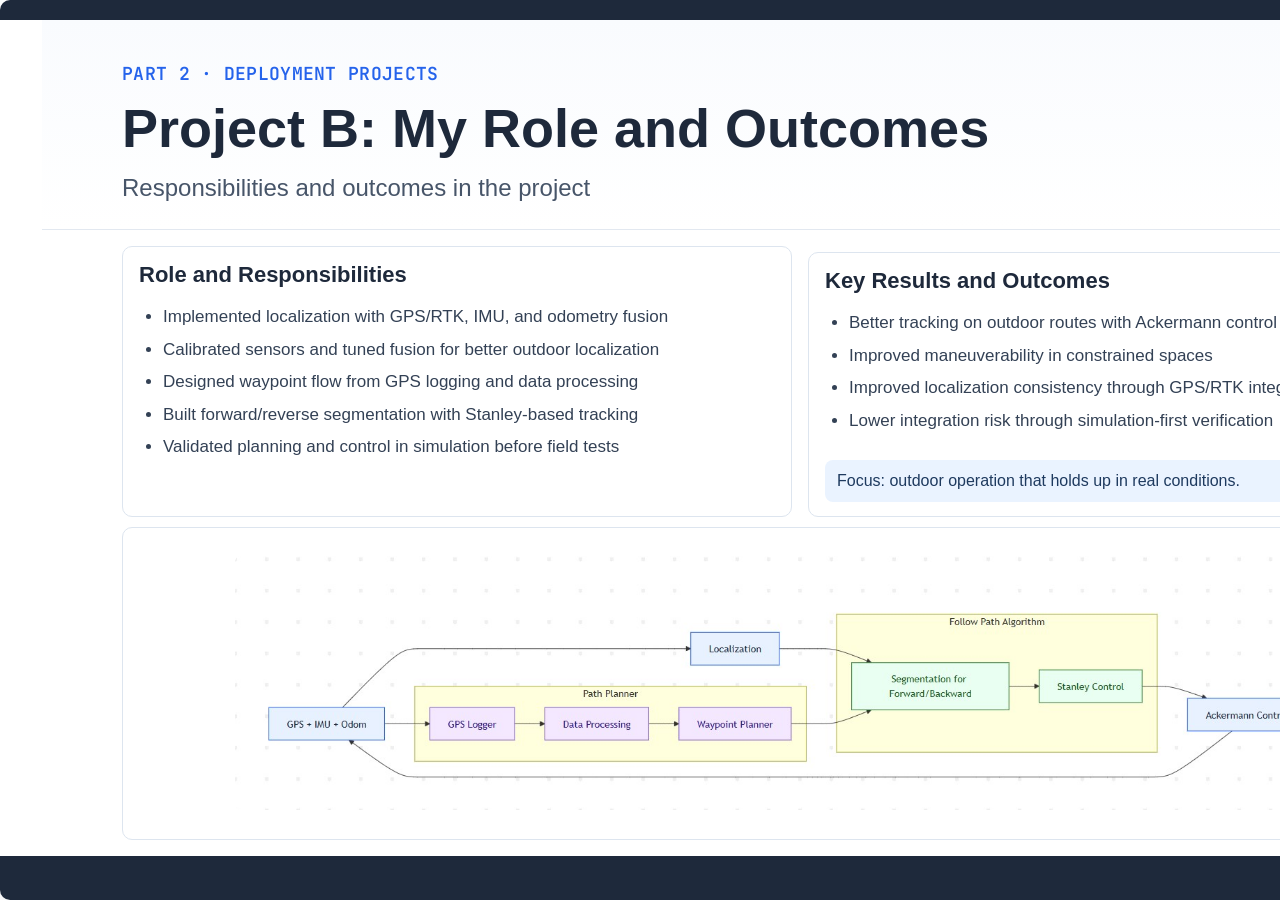
<file: slide/slide_6.html>
<!DOCTYPE html>
<html lang="en">
<head>
	<meta charset="UTF-8">
	<meta name="viewport" content="width=device-width, initial-scale=1.0">
	<title>Slide 6 - Project B Role and Outcomes</title>
	<link rel="preconnect" href="https://fonts.googleapis.com">
	<link rel="preconnect" href="https://fonts.gstatic.com" crossorigin>
	<link href="https://fonts.googleapis.com/css2?family=JetBrains+Mono:wght@400;500;600&display=swap" rel="stylesheet">
	<link rel="stylesheet" href="slide_style.css">
</head>
<body>
	<main class="deck">
		<section class="slide slide-intro slide-project compact-role">
			<div class="slide-frame">
				<header class="slide-header">
					<p class="section">Part 2 · Deployment Projects</p>
					<h1>Project B: My Role and Outcomes</h1>
					<p class="header-subtitle">Responsibilities and outcomes in the project</p>
				</header>

				<div class="project-role-diagram-body">
					<div class="role-panels-row">
						<section class="content-section project-panel role-panel">
							<h2>Role and Responsibilities</h2>
							<ul class="project-list">
								<li>Implemented localization with GPS/RTK, IMU, and odometry fusion</li>
								<li>Calibrated sensors and tuned fusion for better outdoor localization</li>
								<li>Designed waypoint flow from GPS logging and data processing</li>
								<li>Built forward/reverse segmentation with Stanley-based tracking</li>
								<li>Validated planning and control in simulation before field tests</li>
							</ul>
						</section>

						<section class="content-section scope-section project-panel impact-panel">
							<h2>Key Results and Outcomes</h2>
							<ul class="project-list">
								<li>Better tracking on outdoor routes with Ackermann control</li>
								<li>Improved maneuverability in constrained spaces</li>
								<li>Improved localization consistency through GPS/RTK integration</li>
								<li>Lower integration risk through simulation-first verification</li>
							</ul>
							<div class="result-note">Focus: outdoor operation that holds up in real conditions.</div>
						</section>
					</div>

					<div class="diagram-row">
						<img src="../images/project_3_diagram.jpg" alt="Project B system architecture diagram">
					</div>
				</div>

				<footer class="slide-footer">
					<p class="page-number">06 / 07</p>
				</footer>
			</div>
		</section>
	</main>
</body>
</html>
</file>
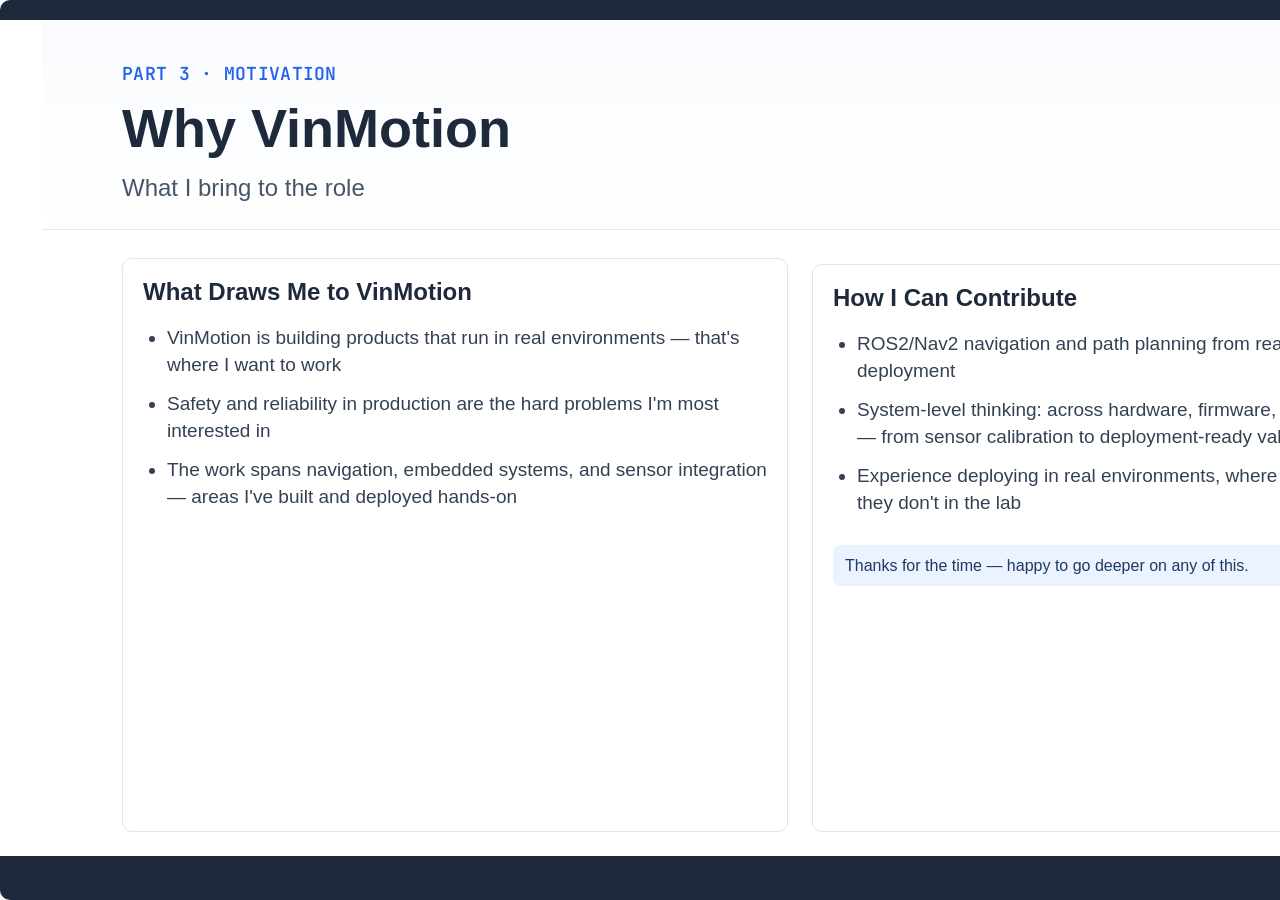
<file: slide/slide_7.html>
<!DOCTYPE html>
<html lang="en">
<head>
	<meta charset="UTF-8">
	<meta name="viewport" content="width=device-width, initial-scale=1.0">
	<title>Slide 7 - Why VinMotion</title>
	<link rel="preconnect" href="https://fonts.googleapis.com">
	<link rel="preconnect" href="https://fonts.gstatic.com" crossorigin>
	<link href="https://fonts.googleapis.com/css2?family=JetBrains+Mono:wght@400;500;600&display=swap" rel="stylesheet">
	<link rel="stylesheet" href="slide_style.css">
</head>
<body>
	<main class="deck">
		<section class="slide slide-intro slide-project">
			<div class="slide-frame">
				<header class="slide-header">
					<p class="section">Part 3 · Motivation</p>
					<h1>Why VinMotion</h1>
					<p class="header-subtitle">What I bring to the role</p>
				</header>

				<div class="slide-body project-role-body">
					<section class="content-section project-panel role-panel">
						<h2>What Draws Me to VinMotion</h2>
						<ul class="project-list">
							<li>VinMotion is building products that run in real environments — that's where I want to work</li>
							<li>Safety and reliability in production are the hard problems I'm most interested in</li>
							<li>The work spans navigation, embedded systems, and sensor integration — areas I've built and deployed hands-on</li>
						</ul>
					</section>

					<section class="content-section scope-section project-panel impact-panel">
						<h2>How I Can Contribute</h2>
						<ul class="project-list">
							<li>ROS2/Nav2 navigation and path planning from real outdoor deployment</li>
							<li>System-level thinking: across hardware, firmware, and software layers — from sensor calibration to deployment-ready validation</li>
							<li>Experience deploying in real environments, where things break in ways they don't in the lab</li>
						</ul>
						<div class="result-note">Thanks for the time — happy to go deeper on any of this.</div>
					</section>
				</div>

				<footer class="slide-footer">
					<p class="page-number">07 / 07</p>
				</footer>
			</div>
		</section>
	</main>
</body>
</html>
</file>
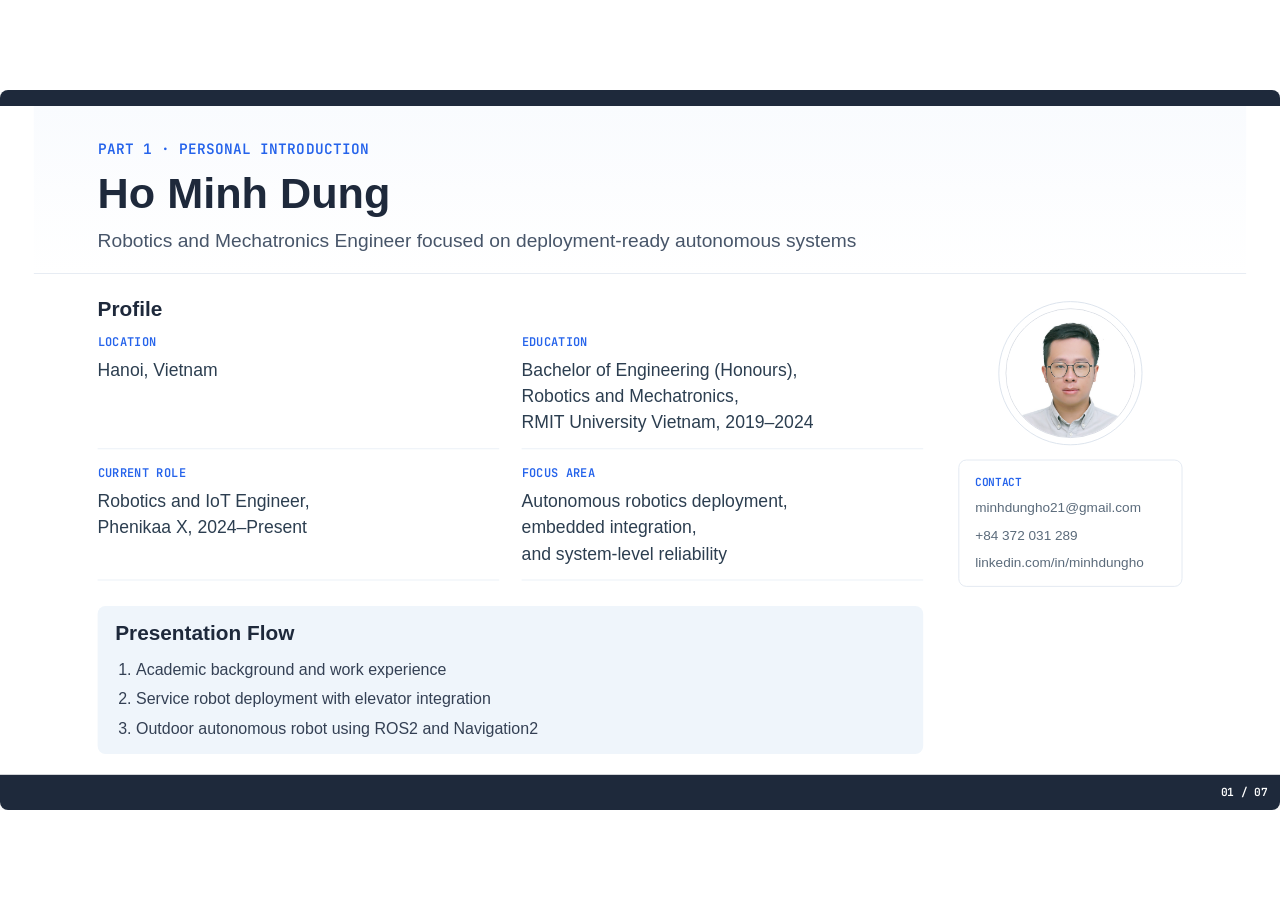
<file: slide/slide_player.html>
<!DOCTYPE html>
<html lang="en">
<head>
	<meta charset="UTF-8">
	<meta name="viewport" content="width=device-width, initial-scale=1.0">
	<title>Slide Player</title>
	<style>
		:root {
			--bg: #0f1116;
			--panel: #171b22;
			--text: #e6eaf2;
			--muted: #a7b0c0;
			--accent: #6ea8fe;
		}

		* { box-sizing: border-box; }

		html, body {
			margin: 0;
			width: 100%;
			height: 100%;
			background: #ffffff;
			color: var(--text);
			font-family: "JetBrains Mono", Consolas, monospace;
			overflow: hidden;
		}

		.player {
			position: relative;
			width: 100vw;
			height: 100vh;
			display: grid;
			place-items: center;
		}

		.stage {
			position: relative;
			width: min(100vw, calc(100vh * 16 / 9));
			height: min(100vh, calc(100vw * 9 / 16));
			overflow: hidden;
			border-radius: 0;
			background: #ffffff;
			box-shadow: none;
		}

		.slide-frame {
			position: absolute;
			top: 0;
			left: 0;
			width: 1600px;
			height: 900px;
			border: 0;
			transform-origin: top left;
			transform: translateX(0%);
		}

		.click-zone {
			position: absolute;
			top: 0;
			bottom: 0;
			width: 50%;
			z-index: 15;
		}

		.click-zone.left {
			left: 0;
			cursor: w-resize;
		}

		.click-zone.right {
			right: 0;
			cursor: e-resize;
		}
	</style>
</head>
<body>
	<main class="player">
		<section class="stage" id="stage">
			<iframe id="frameA" class="slide-frame" title="Slide frame A"></iframe>
			<iframe id="frameB" class="slide-frame" title="Slide frame B"></iframe>
			<div class="click-zone left" id="leftZone" aria-label="Previous slide"></div>
			<div class="click-zone right" id="rightZone" aria-label="Next slide"></div>
		</section>
	</main>

	<script>
		const SLIDE_W = 1600;
		const SLIDE_H = 900;

		function applyScale() {
			const stage = document.getElementById('stage');
			const sw = stage.offsetWidth;
			const sh = stage.offsetHeight;
			const scale = Math.min(sw / SLIDE_W, sh / SLIDE_H);
			document.querySelectorAll('.slide-frame').forEach(f => {
				const tx = f._tx ?? 0;
				f.style.transform = `translateX(${tx * SLIDE_W}px) scale(${scale})`;
				f._scale = scale;
			});
		}

		new ResizeObserver(applyScale).observe(document.getElementById('stage'));

		const slides = [
			"slide_1.html",
			"slide_2.html",
			"slide_3.html",
			"slide_4.html",
			"slide_5.html",
			"slide_6.html",
			"slide_7.html"
		];

		const frameA = document.getElementById("frameA");
		const frameB = document.getElementById("frameB");
		const leftZone = document.getElementById("leftZone");
		const rightZone = document.getElementById("rightZone");

		let active = frameA;
		let inactive = frameB;
		let current = 0;
		let isAnimating = false;

		function setTx(frame, tx) {
			frame._tx = tx;
			const scale = frame._scale ?? 1;
			frame.style.transform = `translateX(${tx * SLIDE_W}px) scale(${scale})`;
		}

		frameA.src = slides[current];
		frameA._tx = 0;
		frameB._tx = 2;
		applyScale();

		function goTo(index, direction) {
			if (isAnimating || index === current || index < 0 || index >= slides.length) {
				return;
			}

			isAnimating = true;
			inactive.src = slides[index];

			inactive.onload = () => {
				inactive.onload = null;

				const scale = active._scale ?? 1;
				inactive._scale = scale;

				active.style.transition = 'none';
				inactive.style.transition = 'none';
				active.style.transform = `translateX(0px) scale(${scale})`;
				inactive.style.transform = `translateX(${direction * SLIDE_W}px) scale(${scale})`;
				inactive._tx = direction;

				requestAnimationFrame(() => {
					active.style.transition = 'transform 320ms ease';
					inactive.style.transition = 'transform 320ms ease';
					active.style.transform = `translateX(${-direction * SLIDE_W}px) scale(${scale})`;
					inactive.style.transform = `translateX(0px) scale(${scale})`;
					active._tx = -direction;
					inactive._tx = 0;
				});

				const finish = () => {
					active.removeEventListener('transitionend', finish);
					active.style.transition = 'none';
					inactive.style.transition = 'none';
					active.style.transform = `translateX(${2 * SLIDE_W}px) scale(${scale})`;
					active._tx = 2;
					[active, inactive] = [inactive, active];
					current = index;
					isAnimating = false;
				};

				active.addEventListener('transitionend', finish, { once: true });
			};
		}

		function nextSlide() {
			if (current < slides.length - 1) {
				goTo(current + 1, 1);
			}
		}

		function prevSlide() {
			if (current > 0) {
				goTo(current - 1, -1);
			}
		}

		rightZone.addEventListener("click", nextSlide);
		leftZone.addEventListener("click", prevSlide);

		document.addEventListener("keydown", (event) => {
			if (event.key === "ArrowRight" || event.key === " ") {
				event.preventDefault();
				nextSlide();
			}
			if (event.key === "ArrowLeft") {
				event.preventDefault();
				prevSlide();
			}
		});
	</script>
</body>
</html>
</file>
<file: slide/slide_style.css>
:root {
	--bg: #f8f9fa;
	--panel: #ffffff;
	--text: #2c3e50;
	--muted: #5b6b7b;
	--accent: #1e293b;
	--highlight: #2563eb;
	--border: #d9e1ea;
	--soft: #eff5fb;
}

* {
	box-sizing: border-box;
}

html,
body {
	margin: 0;
	padding: 0;
	font-family: "Segoe UI", Arial, sans-serif;
	background: #ffffff;
	color: var(--text);
	overflow: hidden;
}

.deck {
	min-height: 100vh;
	display: grid;
	place-items: center;
	padding: 0;
}

.slide {
	position: relative;
	width: 1600px;
	height: 900px;
	background: #ffffff;
	border: none;
	border-radius: 10px;
	overflow: hidden;
	box-shadow: 0 10px 24px rgba(15, 23, 42, 0.08);
}

.slide::before,
.slide::after {
	content: "";
	position: absolute;
	left: 0;
	width: 100%;
	background: #1e293b;
	z-index: 0;
}

.slide::before {
	top: 0;
	height: 20px;
}

.slide::after {
	bottom: 0;
	height: 44px;
}

.slide-intro {
	display: flex;
	flex-direction: column;
	height: 100%;
	padding: 20px 42px 44px;
	position: relative;
	z-index: 1;
}

.slide-frame {
	width: 100%;
	height: 100%;
	display: flex;
	flex-direction: column;
	background: var(--panel);
	border: none;
	border-radius: 0;
	overflow: hidden;
}


.slide-header {
	padding: 42px 80px 24px;
	border-bottom: 1px solid #e2e8f0;
	background: linear-gradient(180deg, #f9fbfe 0%, #ffffff 100%);
}

.section {
	margin: 0;
	font-family: "JetBrains Mono", monospace;
	font-size: 18px;
	font-weight: 600;
	color: var(--highlight);
	letter-spacing: 0.3px;
	text-transform: uppercase;
}

h1 {
	margin: 14px 0 0;
	font-size: 54px;
	line-height: 1.08;
	font-weight: 700;
	color: var(--accent);
}

.header-subtitle {
	margin: 14px 0 0;
	max-width: 980px;
	font-size: 24px;
	font-weight: 500;
	line-height: 1.4;
	color: #475569;
}

.slide-body {
	padding: 28px 80px 24px;
	display: grid;
	grid-template-columns: 1fr 280px;
	gap: 44px;
	flex: 1;
	min-height: 0;
}

.intro-main {
	display: flex;
	flex-direction: column;
	gap: 26px;
}

.content-section {
	display: flex;
	flex-direction: column;
	gap: 16px;
}

.content-section h2 {
	margin: 0;
	font-size: 26px;
	font-weight: 600;
	color: #1e293b;
}


.info-grid {
	display: grid;
	grid-template-columns: 1fr 1fr;
	gap: 20px 28px;
}

.info-item {
	padding: 0 0 16px;
	border-bottom: 1px solid #e6edf5;
}

.label {
	margin: 0 0 8px;
	font-family: "JetBrains Mono", monospace;
	font-size: 15px;
	font-weight: 600;
	letter-spacing: 0.2px;
	text-transform: uppercase;
	color: var(--highlight);
}

.value {
	margin: 0;
	font-size: 22px;
	line-height: 1.5;
	color: var(--text);
}

.scope-section {
	margin-top: 6px;
	padding: 18px 22px;
	border-radius: 10px;
	background: var(--soft);
}

.scope-list {
	margin: 0;
	padding-left: 26px;
	display: grid;
	gap: 9px;
}


.scope-list li {
	font-size: 20px;
	line-height: 1.4;
	color: #344054;
}


.intro-side {
	display: flex;
	flex-direction: column;
	align-items: center;
	gap: 18px;
	padding-top: 6px;
}


.portrait-wrap {
	width: 180px;
	height: 180px;
	padding: 8px;
	border: 1px solid #d5dee9;
	border-radius: 50%;
	background: #ffffff;
}

.intro-side img {
	width: 100%;
	height: 100%;
	aspect-ratio: 1 / 1;
	object-fit: cover;
	border-radius: 50%;
	border: 1px solid #d0d5dd;
}

.contact-panel {
	width: 100%;
	padding: 18px 20px;
	border: 1px solid #dde5ef;
	border-radius: 10px;
	background: #ffffff;
}

.contact-label {
	margin: 0 0 12px;
	font-family: "JetBrains Mono", monospace;
	text-align: left;
	font-size: 14px;
	font-weight: 600;
	letter-spacing: 0.3px;
	text-transform: uppercase;
	color: var(--highlight);
}

.contact {
	margin: 10px 0 0;
	font-size: 17px;
	line-height: 1.4;
	text-align: left;
	color: var(--muted);
	word-break: break-word;
}

.slide-footer {
	position: absolute;
	right: 0;
	bottom: 0;
	height: 44px;
	padding: 0 16px;
	display: flex;
	align-items: center;
	justify-content: flex-end;
	border-top: none;
	z-index: 2;
}

.page-number {
	margin: 0;
	font-family: "JetBrains Mono", monospace;
	font-size: 14px;
	font-weight: 600;
	letter-spacing: 0.3px;
	color: #ffffff;
}

.bg-body {
	grid-template-columns: 45% 55%;
	gap: 28px;
}

.bg-left,
.bg-right {
	min-width: 0;
}

.bg-right {
	display: flex;
	flex-direction: column;
	gap: 14px;
}

.timeline-list {
	display: flex;
	flex-direction: column;
	gap: 10px;
}

.timeline-row {
	display: flex;
	flex-direction: column;
	gap: 6px;
	align-items: start;
	padding: 8px 0 12px;
	border-bottom: 1px solid #e6edf5;
}

.timeline-period {
	margin: 0;
	font-family: "JetBrains Mono", monospace;
	font-size: 15px;
	font-weight: 600;
	color: #2563eb;
	letter-spacing: 0.2px;
}

.timeline-detail h3 {
	margin: 0;
	font-size: 21px;
	line-height: 1.3;
	font-weight: 700;
	color: #1e293b;
}

.timeline-detail p {
	margin: 6px 0 0;
	font-size: 17px;
	line-height: 1.4;
	color: #334155;
}

.responsibility-section {
	background: #f5f9ff;
}

.strength-list {
	margin: 0;
	padding-left: 24px;
	display: grid;
	gap: 10px;
}

.strength-list li {
	font-size: 18px;
	line-height: 1.4;
	color: #334155;
}

.project-body {
	grid-template-columns: 58% 42%;
	gap: 26px;
}

.compact-project .project-body {
	grid-template-columns: 56% 44%;
	gap: 20px;
	height: 100%;
}

.compact-project .project-left,
.compact-project .project-right {
	display: grid;
	grid-template-rows: 1fr 1fr;
	gap: 10px;
	min-height: 0;
}

.compact-project .project-left > .project-panel,
.compact-project .project-right > .project-image-card {
	height: 100%;
	min-height: 0;
	overflow: hidden;
}

.compact-project .project-panel {
	display: flex;
	flex-direction: column;
	justify-content: flex-start;
}

.project-left,
.project-right {
	min-width: 0;
}

.project-left {
	display: flex;
	flex-direction: column;
	gap: 14px;
}

.project-right {
	display: flex;
	flex-direction: column;
	gap: 12px;
}

.project-list {
	margin: 0;
	padding-left: 24px;
	display: grid;
	gap: 10px;
}

.project-panel {
	padding: 18px 20px;
	border: 1px solid #dde5ef;
	border-radius: 10px;
	background: #ffffff;
}

.project-panel h2 {
	margin: 0;
	font-size: 24px;
	line-height: 1.25;
	font-weight: 700;
	color: #1e293b;
}

.panel-kicker {
	margin: 8px 0 0;
	font-size: 15px;
	line-height: 1.4;
	color: #64748b;
}

.project-list li {
	margin-top: 2px;
	font-size: 19px;
	line-height: 1.42;
	color: #334155;
}

.compact-project .project-panel {
	padding: 14px 16px;
}

.compact-project .project-panel.scope-section {
	margin-top: 0;
}

.compact-project .project-panel h2 {
	font-size: 22px;
}

.compact-project .project-list {
	gap: 8px;
}

.compact-project .project-list li {
	font-size: 17px;
	line-height: 1.32;
}

.project-context {
	background: #f5f9ff;
}

.project-image-card {
	padding: 10px;
	background: #ffffff;
	border: 1px solid #dde5ef;
	border-radius: 10px;
}

.project-image-card img {
	width: 100%;
	aspect-ratio: 16 / 9;
	height: auto;
	display: block;
	object-fit: cover;
	border-radius: 8px;
	border: 1px solid #dbe4ef;
}

.compact-project .project-right {
	gap: 10px;
}

.compact-project .project-image-card {
	padding: 8px;
	display: flex;
	align-items: center;
	justify-content: center;
}

.compact-project .project-image-card img {
	aspect-ratio: 16 / 9;
	width: 72%;
	height: auto;
	margin: 0 auto;
}

.project-role-body {
	grid-template-columns: 1fr 1fr;
	gap: 24px;
}

.role-panel,
.impact-panel {
	padding: 18px 20px;
}

.project-role-diagram-body {
	display: flex;
	flex-direction: column;
	gap: 14px;
	padding: 20px 80px 20px;
	flex: 1;
	min-height: 0;
}

.compact-role .project-role-diagram-body {
	gap: 10px;
	padding: 16px 80px 16px;
}

.role-panels-row {
	display: grid;
	grid-template-columns: 1fr 1fr;
	gap: 24px;
}

.compact-role .role-panels-row {
	gap: 16px;
}

.compact-role .role-panel,
.compact-role .impact-panel {
	padding: 14px 16px;
}

.compact-role .project-panel h2 {
	font-size: 22px;
}

.compact-role .project-list {
	gap: 8px;
}

.compact-role .project-list li {
	font-size: 17px;
	line-height: 1.32;
}

.diagram-row {
	flex: 1;
	min-height: 0;
	padding: 10px;
	background: #ffffff;
	border: 1px solid #dde5ef;
	border-radius: 10px;
	overflow: hidden;
	display: flex;
	align-items: center;
	justify-content: center;
}

.compact-role .diagram-row {
	padding: 8px;
}

.compact-role .diagram-row img {
	max-width: 86%;
	max-height: 86%;
}

.diagram-row img {
	max-width: 100%;
	max-height: 100%;
	width: auto;
	height: auto;
	object-fit: contain;
	border-radius: 6px;
	display: block;
}

.result-note {
	margin-top: 12px;
	padding: 10px 12px;
	border-radius: 8px;
	background: #eaf3ff;
	font-size: 16px;
	line-height: 1.35;
	color: #1e3a5f;
}

@media print {
	@page {
		size: 16in 9in;
		margin: 0;
	}

	html,
	body {
		width: 16in;
		height: 9in;
		background: #ffffff;
	}

	.deck {
		min-height: auto;
		padding: 0;
	}

	.slide {
		width: 16in;
		height: 9in;
		border: none;
		border-radius: 0;
		background: #ffffff;
		page-break-after: always;
		break-after: page;
	}

	.slide::before,
	.slide::after {
		display: none;
	}

	.slide-intro {
		padding: 0;
	}

	.slide-frame {
		border: none;
		border-radius: 0;
	}
}
</file>
